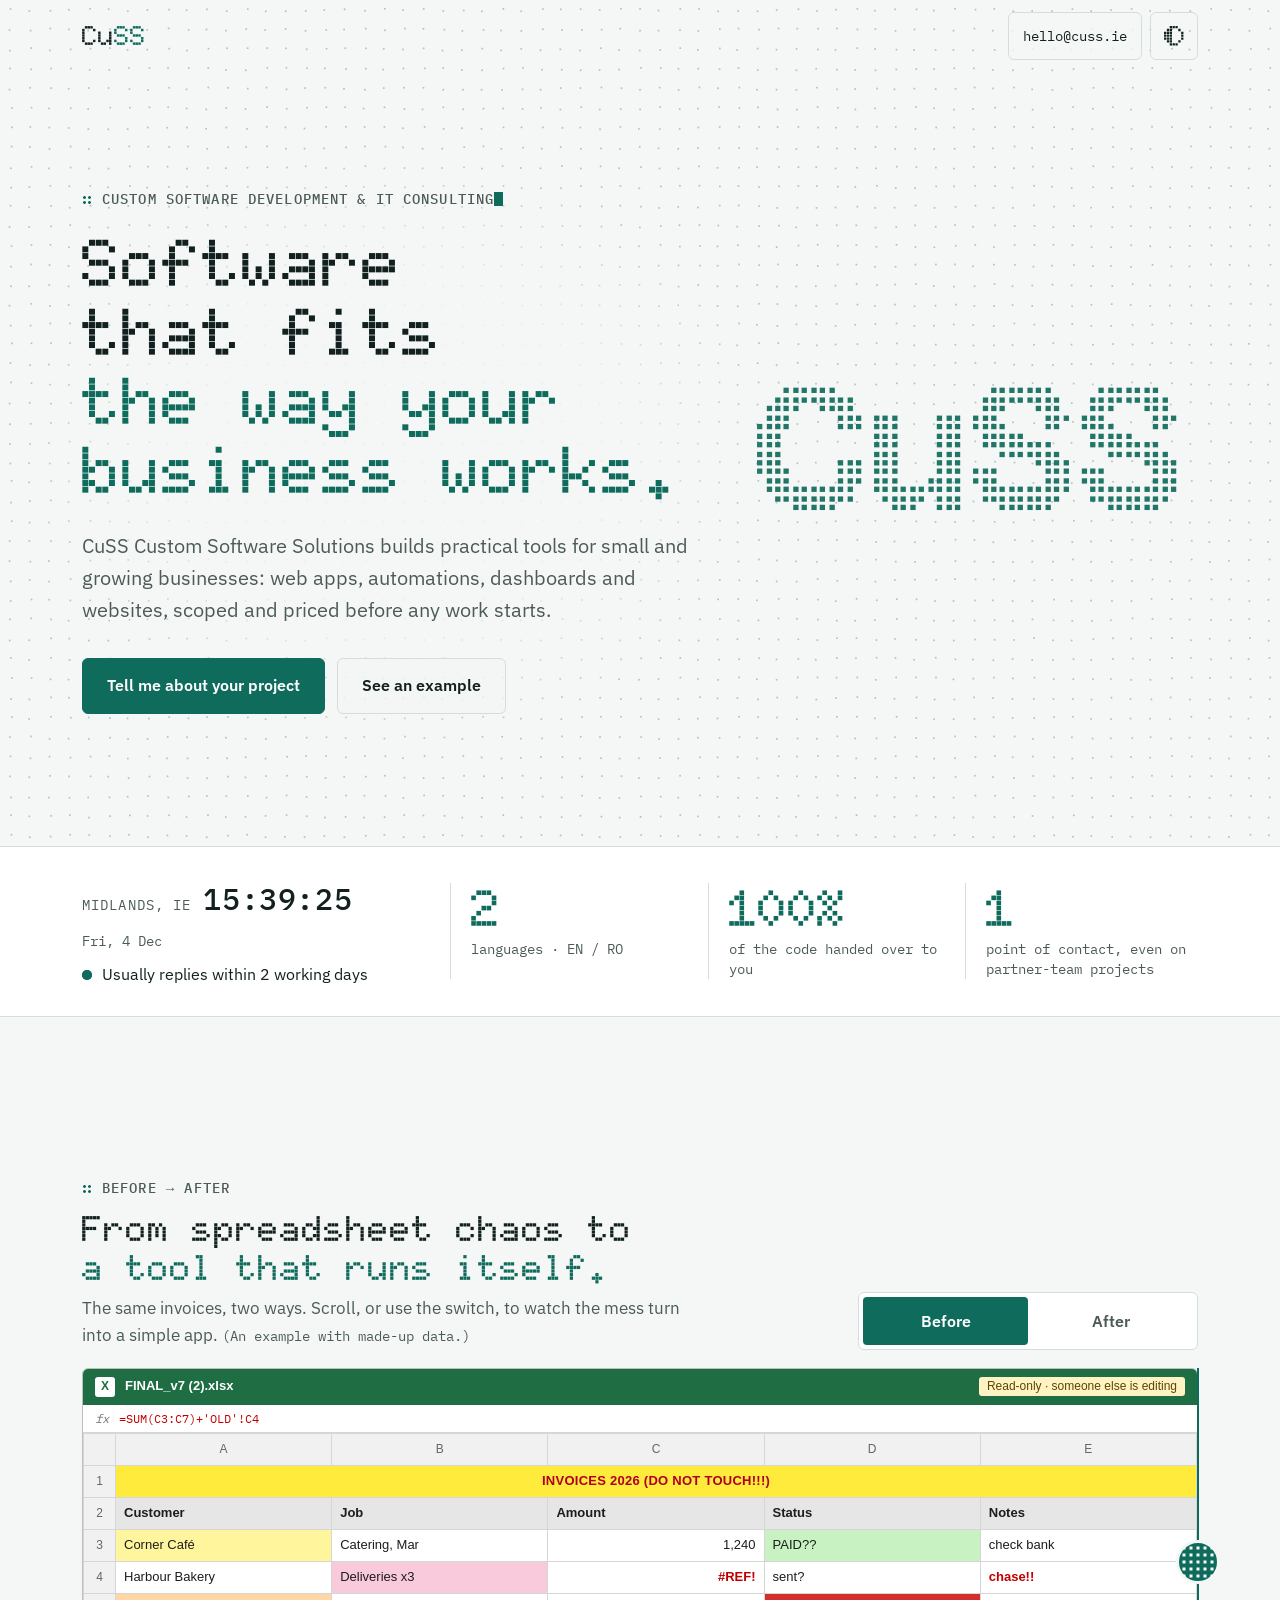
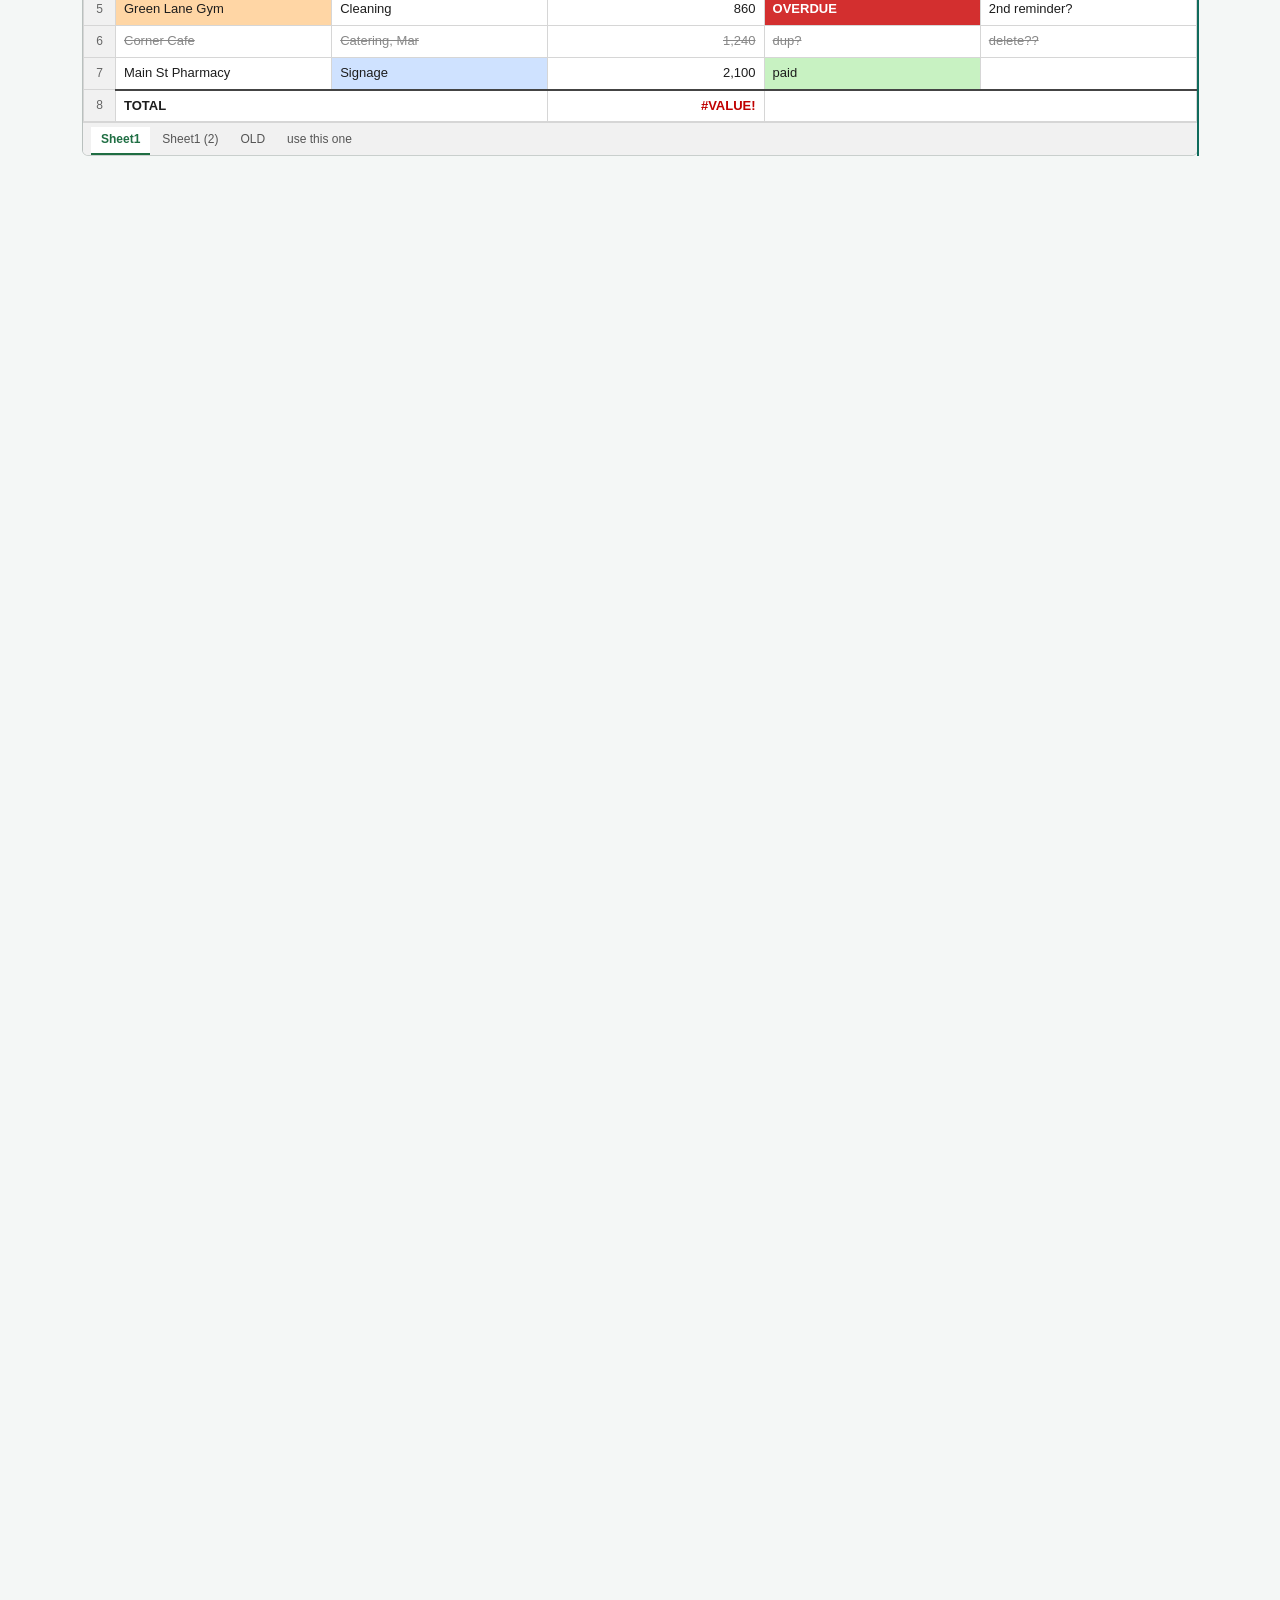
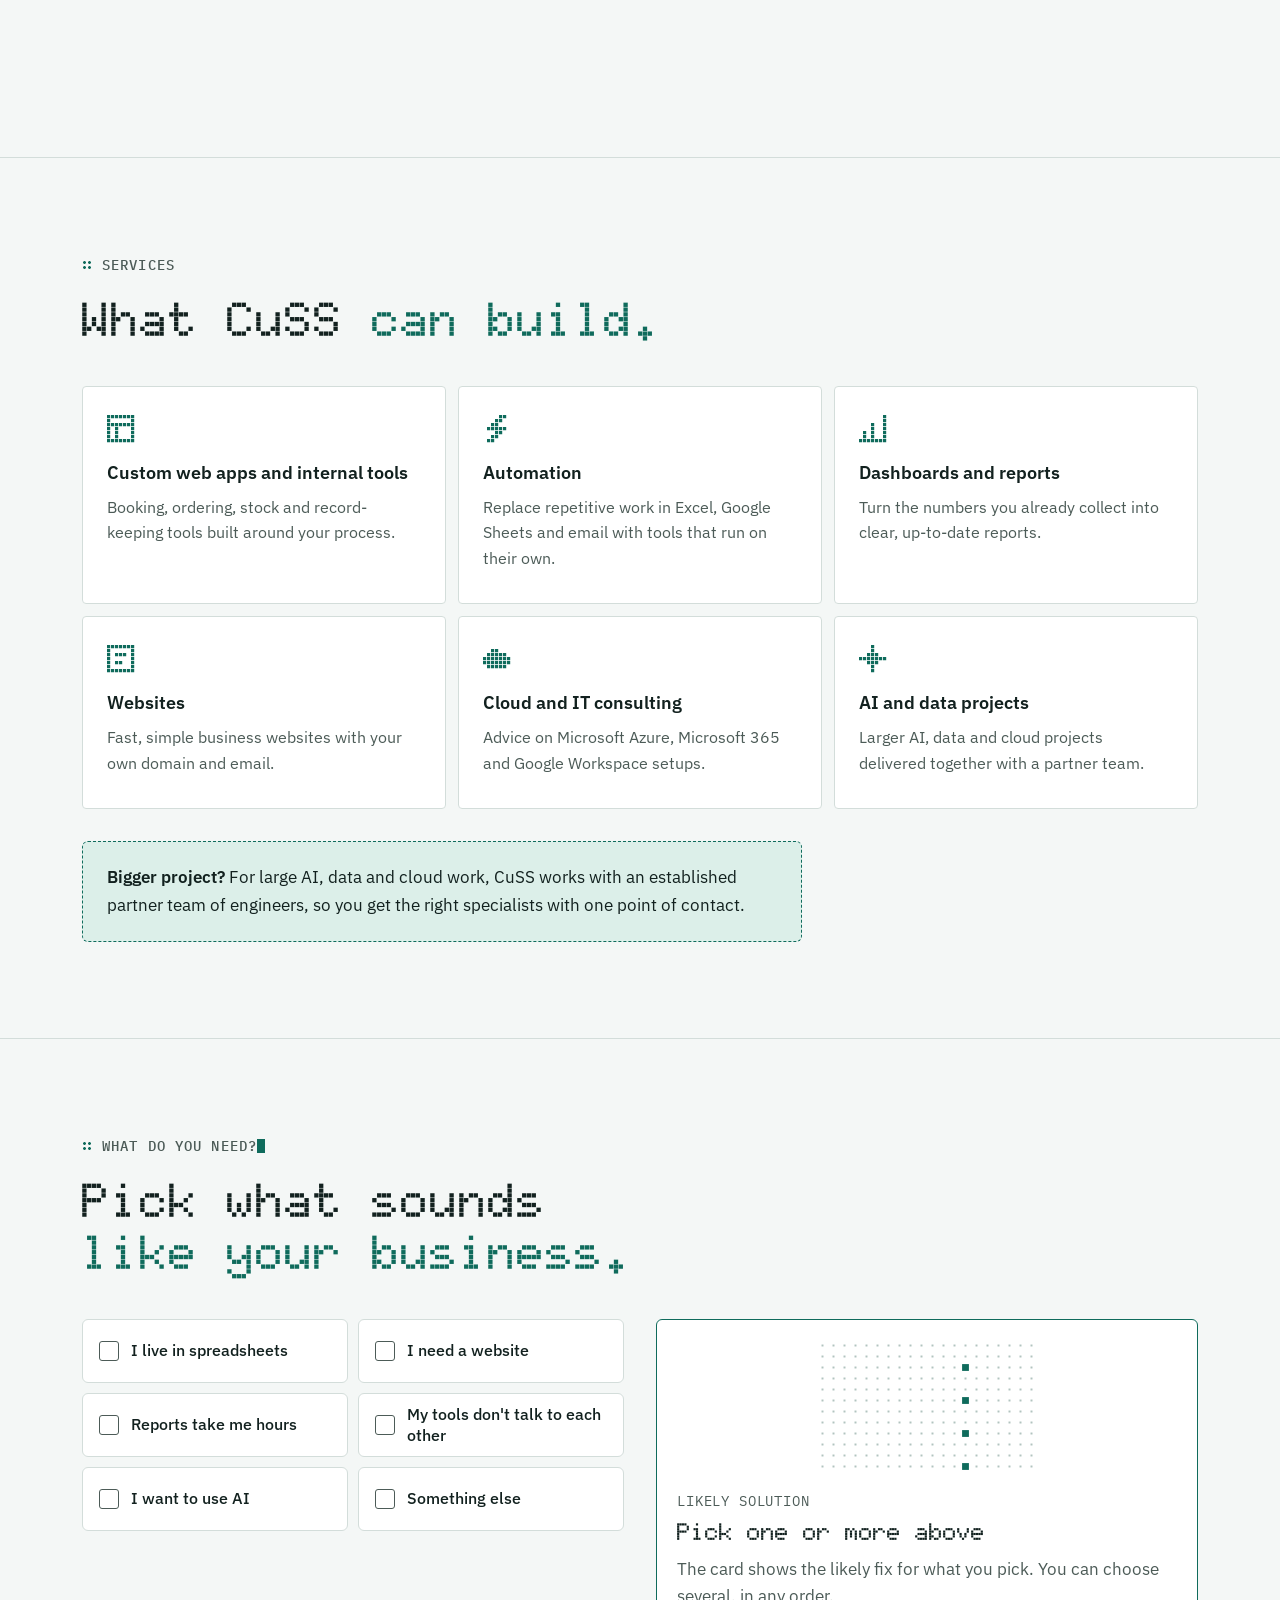
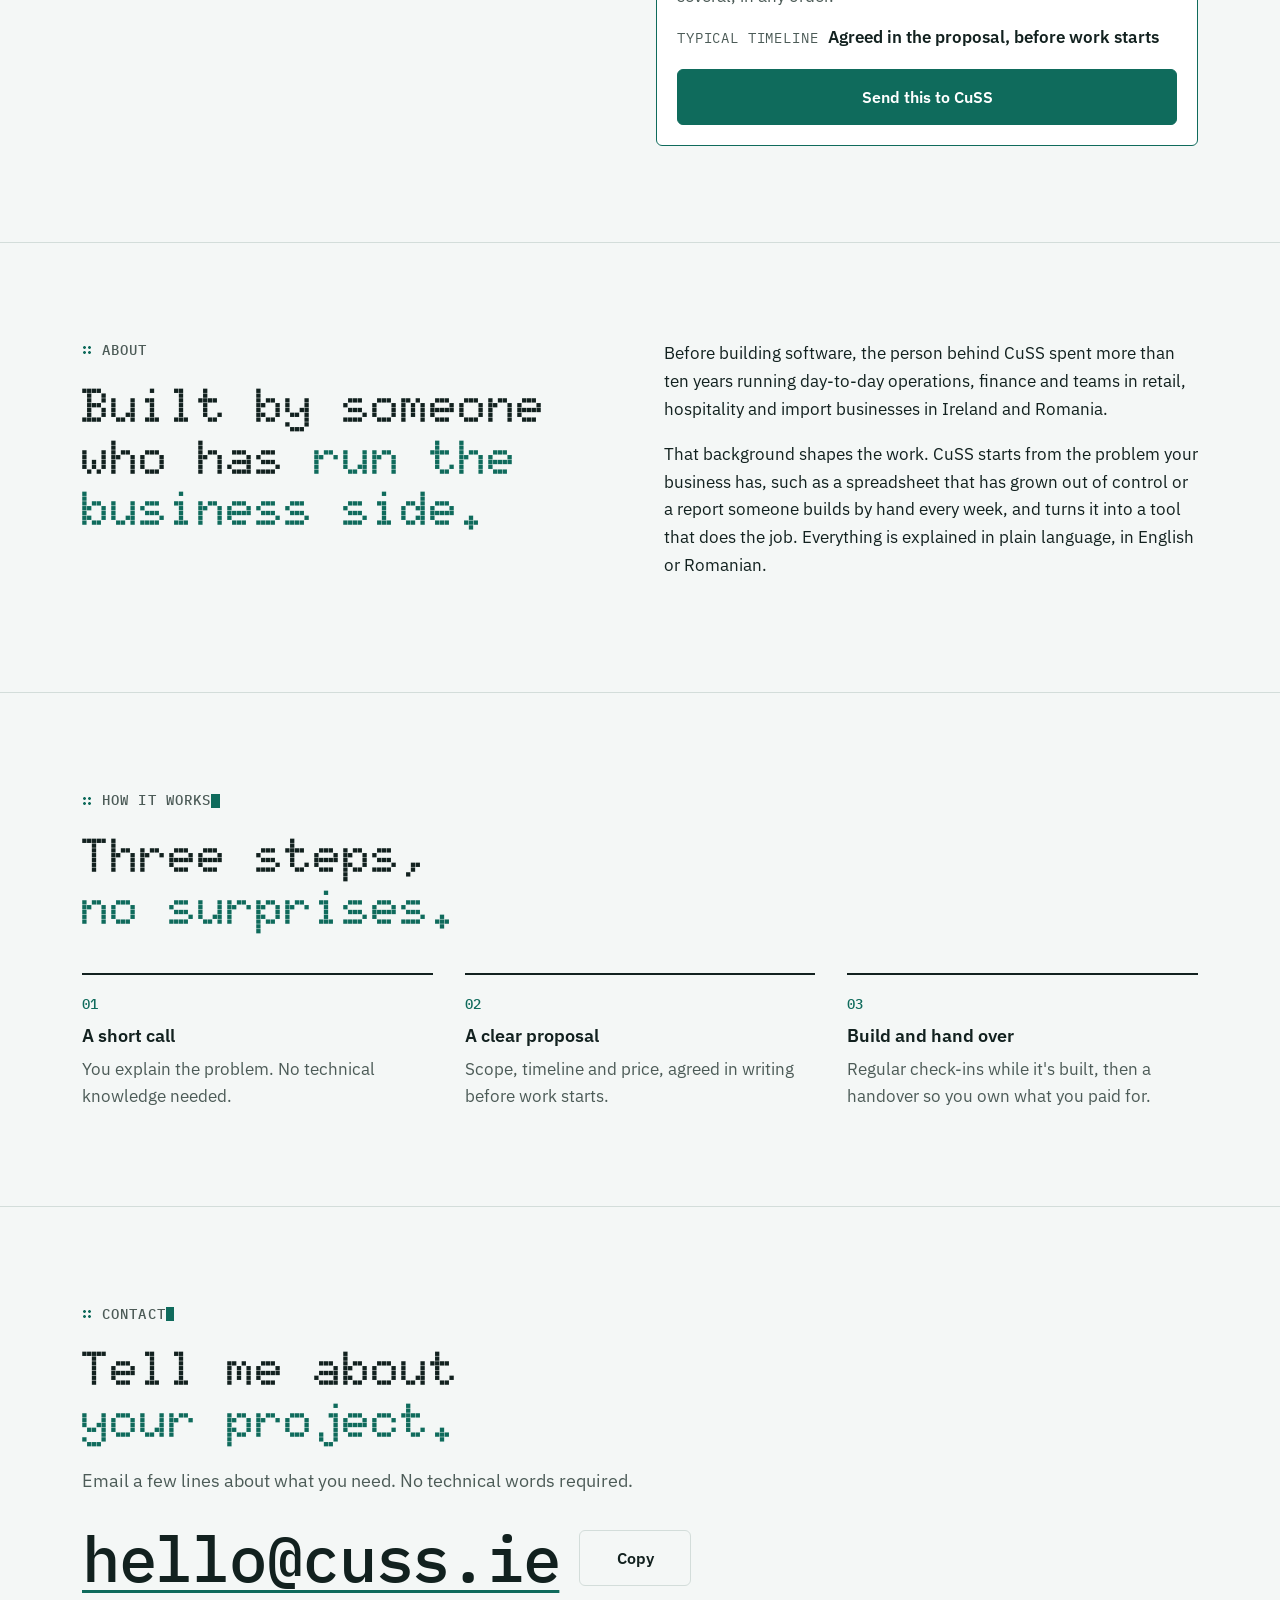
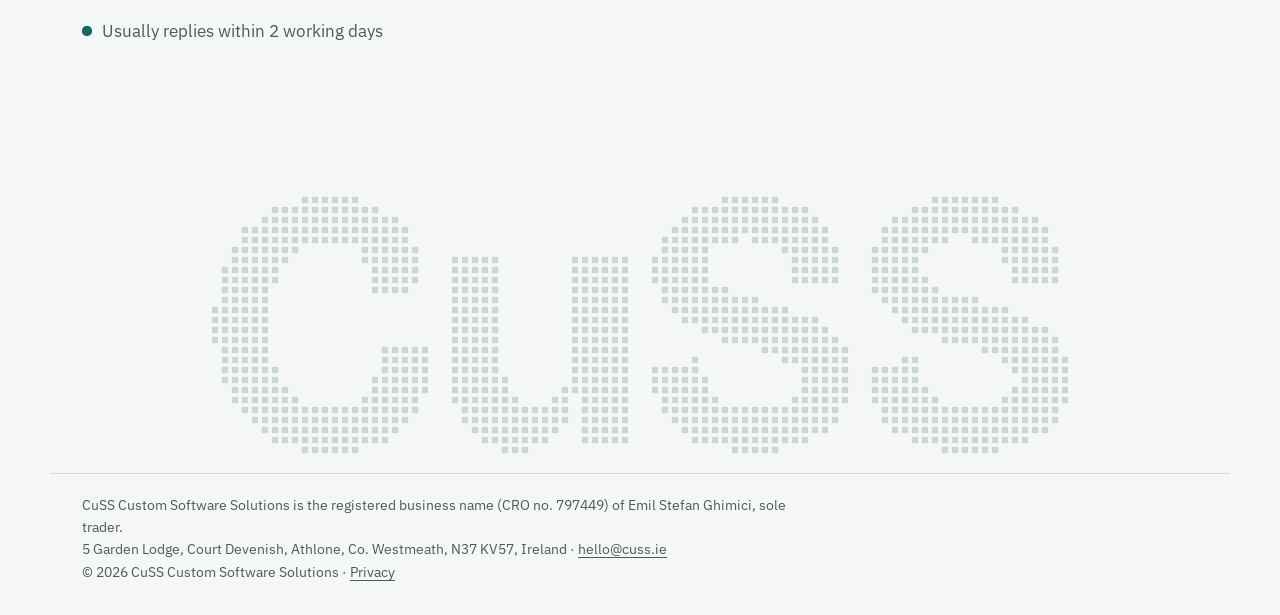
<file: index.html>
<!doctype html>
<html lang="en" class="no-js">
<head>
<meta charset="utf-8">
<meta name="viewport" content="width=device-width, initial-scale=1, viewport-fit=cover">
<title>CuSS Custom Software Solutions | Software development &amp; IT consulting, Athlone</title>
<meta name="description" content="Custom software and IT consulting for small businesses: web apps, automations, dashboards and websites, scoped and priced before any work starts.">
<meta name="color-scheme" content="light dark">
<meta name="theme-color" content="#f4f7f6" media="(prefers-color-scheme: light)">
<meta name="theme-color" content="#0b1312" media="(prefers-color-scheme: dark)">
<link rel="canonical" href="https://cuss.ie/">

<meta property="og:type" content="website">
<meta property="og:url" content="https://cuss.ie/">
<meta property="og:title" content="CuSS Custom Software Solutions">
<meta property="og:description" content="Software that fits the way your business works. Web apps, automations, dashboards and websites for small and growing businesses.">
<meta property="og:image" content="https://cuss.ie/assets/img/og.png">
<meta property="og:image:width" content="1200">
<meta property="og:image:height" content="630">
<meta property="og:image:alt" content="CuSS wordmark drawn in teal dots">
<meta name="twitter:card" content="summary_large_image">
<meta name="twitter:title" content="CuSS Custom Software Solutions">
<meta name="twitter:description" content="Software that fits the way your business works.">
<meta name="twitter:image" content="https://cuss.ie/assets/img/og.png">

<link rel="icon" href="assets/img/favicon.svg" type="image/svg+xml">
<link rel="icon" href="assets/img/favicon-32.png" sizes="32x32" type="image/png">
<link rel="apple-touch-icon" href="assets/img/apple-touch-icon.png">

<link rel="preload" href="assets/fonts/doto-latin.woff2" as="font" type="font/woff2" crossorigin>
<link rel="preload" href="assets/fonts/plex-sans-latin.woff2" as="font" type="font/woff2" crossorigin>
<link rel="stylesheet" href="assets/css/main.css">

<script>
  /* Runs before the page draws: marks that JavaScript works and applies a saved theme choice, so there is no flash. */
  (function (d) {
    d.className = d.className.replace('no-js', 'js');
    try { var t = localStorage.getItem('cuss-theme'); if (t === 'light' || t === 'dark') d.setAttribute('data-theme', t); } catch (e) {}
  })(document.documentElement);
</script>

<script type="application/ld+json">
{
  "@context": "https://schema.org",
  "@type": "ProfessionalService",
  "name": "CuSS Custom Software Solutions",
  "url": "https://cuss.ie/",
  "email": "hello@cuss.ie",
  "image": "https://cuss.ie/assets/img/og.png",
  "description": "Custom software development and IT consulting for small and growing businesses.",
  "address": {
    "@type": "PostalAddress",
    "addressLocality": "Athlone",
    "addressRegion": "Co. Westmeath",
    "addressCountry": "IE"
  },
  "knowsLanguage": ["en", "ro"]
}
</script>

<script src="assets/js/site.js" defer></script>
<script src="assets/js/theme.js" defer></script>
<script src="assets/js/dotfield.js" defer></script>
<script src="assets/js/livestrip.js" defer></script>
<script src="assets/js/beforeafter.js" defer></script>
<script src="assets/js/picker.js" defer></script>
<script src="assets/js/polish.js" defer></script>
<script src="assets/js/footerdots.js" defer></script>
</head>
<body>
<a class="skip" href="#main">Skip to content</a>

<header class="site-header">
  <div class="wrap header-row">
    <a class="brand" href="#top" aria-label="CuSS, back to top">Cu<span>SS</span></a>
    <div class="header-actions">
      <a class="header-mail" href="mailto:hello@cuss.ie">hello@cuss.ie</a>
      <button class="icon-btn theme-toggle" type="button" data-theme-toggle aria-label="Switch theme">
        <svg viewBox="0 0 7 7" width="20" height="20" aria-hidden="true" focusable="false"><path fill="currentColor" d="M2 0h.8v.8h-.8zM3 0h.8v.8h-.8zM4 0h.8v.8h-.8zM1 1h.8v.8h-.8zM2 1h.8v.8h-.8zM5 1h.8v.8h-.8zM0 2h.8v.8h-.8zM1 2h.8v.8h-.8zM2 2h.8v.8h-.8zM6 2h.8v.8h-.8zM0 3h.8v.8h-.8zM1 3h.8v.8h-.8zM2 3h.8v.8h-.8zM6 3h.8v.8h-.8zM0 4h.8v.8h-.8zM1 4h.8v.8h-.8zM2 4h.8v.8h-.8zM6 4h.8v.8h-.8zM1 5h.8v.8h-.8zM2 5h.8v.8h-.8zM5 5h.8v.8h-.8zM2 6h.8v.8h-.8zM3 6h.8v.8h-.8zM4 6h.8v.8h-.8z"/></svg>
      </button>
    </div>
  </div>
</header>

<main id="main">

  <!-- HERO · interaction A draws the dot field behind this section -->
  <section class="hero" id="top" data-dotfield aria-labelledby="hero-h">
    <canvas class="hero-canvas" aria-hidden="true"></canvas>
    <div class="wrap hero-inner">
      <div class="hero-copy">
        <p class="label">Custom software development &amp; IT consulting</p>
        <h1 id="hero-h">Software that fits <em>the way your business works.</em></h1>
        <p class="lede">CuSS Custom Software Solutions builds practical tools for small and growing businesses: web apps, automations, dashboards and websites, scoped and priced before any work starts.</p>
        <div class="hero-actions">
          <a class="btn btn-main" href="mailto:hello@cuss.ie?subject=Project%20enquiry">Tell me about your project</a>
          <a class="btn btn-ghost" href="#transform">See an example</a>
        </div>
      </div>
      <div class="hero-stage" aria-hidden="true"></div>
    </div>
  </section>

  <!-- LIVE STRIP · interaction D -->
  <section class="strip" data-livestrip aria-label="At a glance">
    <div class="wrap strip-inner">
      <div class="strip-now">
        <p class="strip-clock">
          <span class="strip-k">Midlands, IE</span>
          <time class="strip-time" data-clock>--:--:--</time>
          <span class="strip-date" data-date></span>
        </p>
        <p class="strip-status"><span class="pulse" aria-hidden="true"></span>Usually replies within 2 working days</p>
      </div>
      <ul class="strip-stats">
        <li><b class="stat-n" data-count="2">2</b><span class="stat-k">languages · EN / RO</span></li>
        <li><b class="stat-n" data-count="100" data-suffix="%">100%</b><span class="stat-k">of the code handed over to you</span></li>
        <li><b class="stat-n" data-count="1">1</b><span class="stat-k">point of contact, even on partner-team projects</span></li>
      </ul>
    </div>
  </section>

  <!-- BEFORE → AFTER · interaction B -->
  <section class="ba" id="transform" data-ba aria-labelledby="ba-h">
    <div class="ba-track">
      <div class="ba-sticky">
        <div class="wrap">
          <div class="ba-head">
            <p class="label">Before → After</p>
            <h2 id="ba-h">From spreadsheet chaos to <em>a tool that runs itself.</em></h2>
            <p class="ba-sub">The same invoices, two ways. Scroll, or use the switch, to watch the mess turn into a simple app. <span class="ba-note">(An example with made-up data.)</span></p>
          </div>

          <div class="seg ba-switch" role="group" aria-label="Show before or after">
            <button type="button" class="seg-btn" data-ba-show="before" aria-pressed="true">Before</button>
            <button type="button" class="seg-btn" data-ba-show="after" aria-pressed="false">After</button>
          </div>

          <div class="ba-stage">
            <!-- BEFORE: the messy spreadsheet -->
            <figure class="ba-pane ba-before">
              <figcaption class="ba-cap">Before: a shared spreadsheet</figcaption>
              <div class="xl">
                <div class="xl-title">
                  <span class="xl-logo" aria-hidden="true">X</span>
                  <span class="xl-file">FINAL_v7 (2).xlsx</span>
                  <span class="xl-ro">Read-only · someone else is editing</span>
                </div>
                <div class="xl-formula"><span class="xl-fx">fx</span><span class="xl-f">=SUM(C3:C7)+'OLD'!C4</span></div>
                <div class="xl-wrap">
                  <table class="xl-grid">
                    <thead><tr><th></th><th>A</th><th>B</th><th>C</th><th>D</th><th class="xl-e">E</th></tr></thead>
                    <tbody>
                      <tr><th>1</th><td colspan="5" class="xl-merged">INVOICES 2026 (DO NOT TOUCH!!!)</td></tr>
                      <tr class="xl-head"><th>2</th><td>Customer</td><td>Job</td><td>Amount</td><td>Status</td><td class="xl-e">Notes</td></tr>
                      <tr><th>3</th><td class="hl-y">Corner Café</td><td>Catering, Mar</td><td class="num" data-fly="amt1">1,240</td><td class="hl-g">PAID??</td><td class="xl-e">check bank</td></tr>
                      <tr><th>4</th><td data-fly="cust2">Harbour Bakery</td><td class="hl-p" data-fly="job2">Deliveries x3</td><td class="num xl-err" data-fly="amt2">#REF!</td><td>sent?</td><td class="xl-e xl-bold">chase!!</td></tr>
                      <tr><th>5</th><td class="hl-o">Green Lane Gym</td><td>Cleaning</td><td class="num" data-fly="amt3">860</td><td class="xl-red" data-fly="over">OVERDUE</td><td class="xl-e">2nd reminder?</td></tr>
                      <tr class="xl-strike"><th>6</th><td>Corner Cafe</td><td>Catering, Mar</td><td class="num">1,240</td><td>dup?</td><td class="xl-e">delete??</td></tr>
                      <tr><th>7</th><td>Main St Pharmacy</td><td class="hl-b">Signage</td><td class="num" data-fly="amt4">2,100</td><td class="hl-g">paid</td><td class="xl-e"></td></tr>
                      <tr class="xl-total"><th>8</th><td colspan="2">TOTAL</td><td class="num xl-err" data-fly="total">#VALUE!</td><td colspan="2" class="xl-e-span"></td></tr>
                    </tbody>
                  </table>
                </div>
                <div class="xl-tabs" aria-hidden="true"><span class="on">Sheet1</span><span>Sheet1 (2)</span><span>OLD</span><span>use this one</span></div>
              </div>
            </figure>

            <!-- AFTER: the same data as a small app -->
            <figure class="ba-pane ba-after">
              <figcaption class="ba-cap">After: a simple invoice tool</figcaption>
              <div class="app">
                <div class="app-bar">
                  <span class="app-name">Invoices</span>
                  <span class="pill pill-warn" data-fly-to="over">1 overdue</span>
                </div>
                <div class="app-body">
                  <div class="app-form">
                    <p class="app-h">New invoice <span class="pill" data-demo-status>Draft</span></p>
                    <div class="app-field"><span class="app-lab">Customer</span><span class="app-input" data-fly-to="cust2">Harbour Bakery</span></div>
                    <div class="app-field"><span class="app-lab">Job</span><span class="app-input" data-fly-to="job2">Deliveries ×3</span></div>
                    <div class="app-row">
                      <div class="app-field"><span class="app-lab">Amount</span><span class="app-input" data-fly-to="amt2">€1,560</span></div>
                      <div class="app-field"><span class="app-lab">Due</span><span class="app-input">3 Apr</span></div>
                    </div>
                    <button type="button" class="btn btn-main app-send" data-demo-send>Send invoice</button>
                  </div>
                  <div class="app-stats">
                    <p class="app-h">This year</p>
                    <p class="kpi"><span class="kpi-k">Invoiced</span><b class="kpi-n" data-fly-to="total">€5,760</b></p>
                    <p class="kpi-row">
                      <span><span class="kpi-k">Paid</span> <b data-count="3340" data-prefix="€">€3,340</b></span>
                      <span><span class="kpi-k">To collect</span> <b data-count="2420" data-prefix="€">€2,420</b></span>
                    </p>
                    <ul class="bars" aria-label="Invoiced per customer">
                      <li style="--h:59%"><b data-fly-to="amt1">1,240</b><i></i><span>Café</span></li>
                      <li style="--h:74%" class="is-draft"><b>1,560</b><i></i><span>Bakery</span></li>
                      <li style="--h:41%" class="is-over"><b data-fly-to="amt3">860</b><i></i><span>Gym</span></li>
                      <li style="--h:100%"><b data-fly-to="amt4">2,100</b><i></i><span>Pharmacy</span></li>
                    </ul>
                  </div>
                </div>
              </div>
            </figure>

            <div class="ba-fly-layer" aria-hidden="true"></div>
            <div class="ba-divider" role="slider" tabindex="0" aria-label="Before and after divider" aria-valuemin="0" aria-valuemax="100" aria-valuenow="100" aria-valuetext="Showing the spreadsheet">
              <span class="ba-grip" aria-hidden="true"></span>
            </div>
          </div>
        </div>
      </div>
    </div>
  </section>

  <!-- SERVICES -->
  <section class="section" id="services" aria-labelledby="services-h">
    <div class="wrap">
      <p class="label">Services</p>
      <h2 id="services-h">What CuSS <em>can build.</em></h2>
      <ul class="services">
        <li class="service">
          <svg class="pix" viewBox="0 0 7 7" aria-hidden="true" focusable="false"><path d="M0 0h.8v.8h-.8zM1 0h.8v.8h-.8zM2 0h.8v.8h-.8zM3 0h.8v.8h-.8zM4 0h.8v.8h-.8zM5 0h.8v.8h-.8zM6 0h.8v.8h-.8zM0 1h.8v.8h-.8zM6 1h.8v.8h-.8zM0 2h.8v.8h-.8zM1 2h.8v.8h-.8zM2 2h.8v.8h-.8zM3 2h.8v.8h-.8zM4 2h.8v.8h-.8zM5 2h.8v.8h-.8zM6 2h.8v.8h-.8zM0 3h.8v.8h-.8zM2 3h.8v.8h-.8zM6 3h.8v.8h-.8zM0 4h.8v.8h-.8zM2 4h.8v.8h-.8zM6 4h.8v.8h-.8zM0 5h.8v.8h-.8zM2 5h.8v.8h-.8zM6 5h.8v.8h-.8zM0 6h.8v.8h-.8zM1 6h.8v.8h-.8zM2 6h.8v.8h-.8zM3 6h.8v.8h-.8zM4 6h.8v.8h-.8zM5 6h.8v.8h-.8zM6 6h.8v.8h-.8z"/></svg>
          <h3>Custom web apps and internal tools</h3>
          <p>Booking, ordering, stock and record-keeping tools built around your process.</p>
        </li>
        <li class="service">
          <svg class="pix" viewBox="0 0 7 7" aria-hidden="true" focusable="false"><path d="M4 0h.8v.8h-.8zM5 0h.8v.8h-.8zM3 1h.8v.8h-.8zM4 1h.8v.8h-.8zM2 2h.8v.8h-.8zM3 2h.8v.8h-.8zM1 3h.8v.8h-.8zM2 3h.8v.8h-.8zM3 3h.8v.8h-.8zM4 3h.8v.8h-.8zM5 3h.8v.8h-.8zM3 4h.8v.8h-.8zM4 4h.8v.8h-.8zM2 5h.8v.8h-.8zM3 5h.8v.8h-.8zM1 6h.8v.8h-.8zM2 6h.8v.8h-.8z"/></svg>
          <h3>Automation</h3>
          <p>Replace repetitive work in Excel, Google Sheets and email with tools that run on their own.</p>
        </li>
        <li class="service">
          <svg class="pix" viewBox="0 0 7 7" aria-hidden="true" focusable="false"><path d="M6 0h.8v.8h-.8zM6 1h.8v.8h-.8zM3 2h.8v.8h-.8zM6 2h.8v.8h-.8zM3 3h.8v.8h-.8zM6 3h.8v.8h-.8zM1 4h.8v.8h-.8zM3 4h.8v.8h-.8zM6 4h.8v.8h-.8zM1 5h.8v.8h-.8zM3 5h.8v.8h-.8zM6 5h.8v.8h-.8zM0 6h.8v.8h-.8zM1 6h.8v.8h-.8zM2 6h.8v.8h-.8zM3 6h.8v.8h-.8zM4 6h.8v.8h-.8zM5 6h.8v.8h-.8zM6 6h.8v.8h-.8z"/></svg>
          <h3>Dashboards and reports</h3>
          <p>Turn the numbers you already collect into clear, up-to-date reports.</p>
        </li>
        <li class="service">
          <svg class="pix" viewBox="0 0 7 7" aria-hidden="true" focusable="false"><path d="M0 0h.8v.8h-.8zM1 0h.8v.8h-.8zM2 0h.8v.8h-.8zM3 0h.8v.8h-.8zM4 0h.8v.8h-.8zM5 0h.8v.8h-.8zM6 0h.8v.8h-.8zM0 1h.8v.8h-.8zM6 1h.8v.8h-.8zM0 2h.8v.8h-.8zM2 2h.8v.8h-.8zM3 2h.8v.8h-.8zM4 2h.8v.8h-.8zM6 2h.8v.8h-.8zM0 3h.8v.8h-.8zM6 3h.8v.8h-.8zM0 4h.8v.8h-.8zM2 4h.8v.8h-.8zM3 4h.8v.8h-.8zM6 4h.8v.8h-.8zM0 5h.8v.8h-.8zM6 5h.8v.8h-.8zM0 6h.8v.8h-.8zM1 6h.8v.8h-.8zM2 6h.8v.8h-.8zM3 6h.8v.8h-.8zM4 6h.8v.8h-.8zM5 6h.8v.8h-.8zM6 6h.8v.8h-.8z"/></svg>
          <h3>Websites</h3>
          <p>Fast, simple business websites with your own domain and email.</p>
        </li>
        <li class="service">
          <svg class="pix" viewBox="0 0 7 7" aria-hidden="true" focusable="false"><path d="M2 1h.8v.8h-.8zM3 1h.8v.8h-.8zM1 2h.8v.8h-.8zM2 2h.8v.8h-.8zM3 2h.8v.8h-.8zM4 2h.8v.8h-.8zM5 2h.8v.8h-.8zM0 3h.8v.8h-.8zM1 3h.8v.8h-.8zM2 3h.8v.8h-.8zM3 3h.8v.8h-.8zM4 3h.8v.8h-.8zM5 3h.8v.8h-.8zM6 3h.8v.8h-.8zM0 4h.8v.8h-.8zM1 4h.8v.8h-.8zM2 4h.8v.8h-.8zM3 4h.8v.8h-.8zM4 4h.8v.8h-.8zM5 4h.8v.8h-.8zM6 4h.8v.8h-.8zM1 5h.8v.8h-.8zM2 5h.8v.8h-.8zM3 5h.8v.8h-.8zM4 5h.8v.8h-.8zM5 5h.8v.8h-.8z"/></svg>
          <h3>Cloud and IT consulting</h3>
          <p>Advice on Microsoft Azure, Microsoft 365 and Google Workspace setups.</p>
        </li>
        <li class="service">
          <svg class="pix" viewBox="0 0 7 7" aria-hidden="true" focusable="false"><path d="M3 0h.8v.8h-.8zM3 1h.8v.8h-.8zM2 2h.8v.8h-.8zM3 2h.8v.8h-.8zM4 2h.8v.8h-.8zM0 3h.8v.8h-.8zM1 3h.8v.8h-.8zM2 3h.8v.8h-.8zM3 3h.8v.8h-.8zM4 3h.8v.8h-.8zM5 3h.8v.8h-.8zM6 3h.8v.8h-.8zM2 4h.8v.8h-.8zM3 4h.8v.8h-.8zM4 4h.8v.8h-.8zM3 5h.8v.8h-.8zM3 6h.8v.8h-.8z"/></svg>
          <h3>AI and data projects</h3>
          <p>Larger AI, data and cloud projects delivered together with a partner team.</p>
        </li>
      </ul>
      <div class="partner">
        <p><strong>Bigger project?</strong> For large AI, data and cloud work, CuSS works with an established partner team of engineers, so you get the right specialists with one point of contact.</p>
      </div>
    </div>
  </section>

  <!-- WHAT DO YOU NEED? · interaction C -->
  <section class="section picker" id="picker" data-picker aria-labelledby="picker-h">
    <div class="wrap">
      <p class="label">What do you need?</p>
      <h2 id="picker-h">Pick what sounds <em>like your business.</em></h2>
      <div class="pick-layout">
        <div class="chips" role="group" aria-label="What sounds like your business? Pick one or more">
          <button type="button" class="chip" aria-pressed="false" data-need="sheets"><span class="chip-box" aria-hidden="true"></span>I live in spreadsheets</button>
          <button type="button" class="chip" aria-pressed="false" data-need="website"><span class="chip-box" aria-hidden="true"></span>I need a website</button>
          <button type="button" class="chip" aria-pressed="false" data-need="reports"><span class="chip-box" aria-hidden="true"></span>Reports take me hours</button>
          <button type="button" class="chip" aria-pressed="false" data-need="tools"><span class="chip-box" aria-hidden="true"></span>My tools don't talk to each other</button>
          <button type="button" class="chip" aria-pressed="false" data-need="ai"><span class="chip-box" aria-hidden="true"></span>I want to use AI</button>
          <button type="button" class="chip" aria-pressed="false" data-need="else"><span class="chip-box" aria-hidden="true"></span>Something else</button>
        </div>
        <div class="pick-card">
          <canvas class="pick-mock" aria-hidden="true"></canvas>
          <div class="pick-body" aria-live="polite">
            <p class="pick-k">Likely solution</p>
            <h3 class="pick-title" data-pick-title>Not sure what you need?</h3>
            <ul class="pick-list" data-pick-list>
              <li>Email a few lines about what's slowing your business down. You'll get an answer in plain language.</li>
            </ul>
            <p class="pick-time"><span class="pick-k">Typical timeline</span> <span data-pick-time>Agreed in the proposal, before work starts</span></p>
          </div>
          <a class="btn btn-main pick-send" href="mailto:hello@cuss.ie?subject=Project%20enquiry" data-pick-send>Send this to CuSS</a>
        </div>
      </div>
    </div>
  </section>

  <!-- ABOUT -->
  <section class="section" id="about" aria-labelledby="about-h">
    <div class="wrap split">
      <div>
        <p class="label">About</p>
        <h2 id="about-h">Built by someone who has <em>run the business side.</em></h2>
      </div>
      <div class="prose">
        <p>Before building software, the person behind CuSS spent more than ten years running day-to-day operations, finance and teams in retail, hospitality and import businesses in Ireland and Romania.</p>
        <p>That background shapes the work. CuSS starts from the problem your business has, such as a spreadsheet that has grown out of control or a report someone builds by hand every week, and turns it into a tool that does the job. Everything is explained in plain language, in English or Romanian.</p>
      </div>
    </div>
  </section>

  <!-- HOW IT WORKS -->
  <section class="section" id="how" aria-labelledby="how-h">
    <div class="wrap">
      <p class="label">How it works</p>
      <h2 id="how-h">Three steps, <em>no surprises.</em></h2>
      <ol class="steps">
        <li><h3>A short call</h3><p>You explain the problem. No technical knowledge needed.</p></li>
        <li><h3>A clear proposal</h3><p>Scope, timeline and price, agreed in writing before work starts.</p></li>
        <li><h3>Build and hand over</h3><p>Regular check-ins while it's built, then a handover so you own what you paid for.</p></li>
      </ol>
    </div>
  </section>

  <!-- CONTACT -->
  <section class="section contact" id="contact" aria-labelledby="contact-h">
    <div class="wrap">
      <p class="label">Contact</p>
      <h2 id="contact-h">Tell me about <em>your project.</em></h2>
      <p class="contact-lede">Email a few lines about what you need. No technical words required.</p>
      <div class="mail-row">
        <a class="mail-big" href="mailto:hello@cuss.ie?subject=Project%20enquiry" data-email>hello@cuss.ie</a>
        <button class="btn btn-ghost copy-btn" type="button" data-copy="hello@cuss.ie">Copy</button>
      </div>
      <p class="contact-note"><span class="pulse" aria-hidden="true"></span>Usually replies within 2 working days</p>
    </div>
  </section>

</main>

<footer class="site-footer">
  <div class="wordmark" aria-hidden="true" data-footerdots><span class="wordmark-text">CuSS</span><canvas class="wordmark-canvas"></canvas></div>
  <div class="wrap legal">
    <p>CuSS Custom Software Solutions is the registered business name (CRO no. 797449) of Emil Stefan Ghimici, sole trader.</p>
    <p>5 Garden Lodge, Court Devenish, Athlone, Co. Westmeath, N37 KV57, Ireland · <a href="mailto:hello@cuss.ie">hello@cuss.ie</a></p>
    <p>© <span data-year>2026</span> CuSS Custom Software Solutions · <a href="privacy.html">Privacy</a></p>
  </div>
</footer>

<div class="toast" role="status" aria-live="polite" data-toast></div>
</body>
</html>
</file>
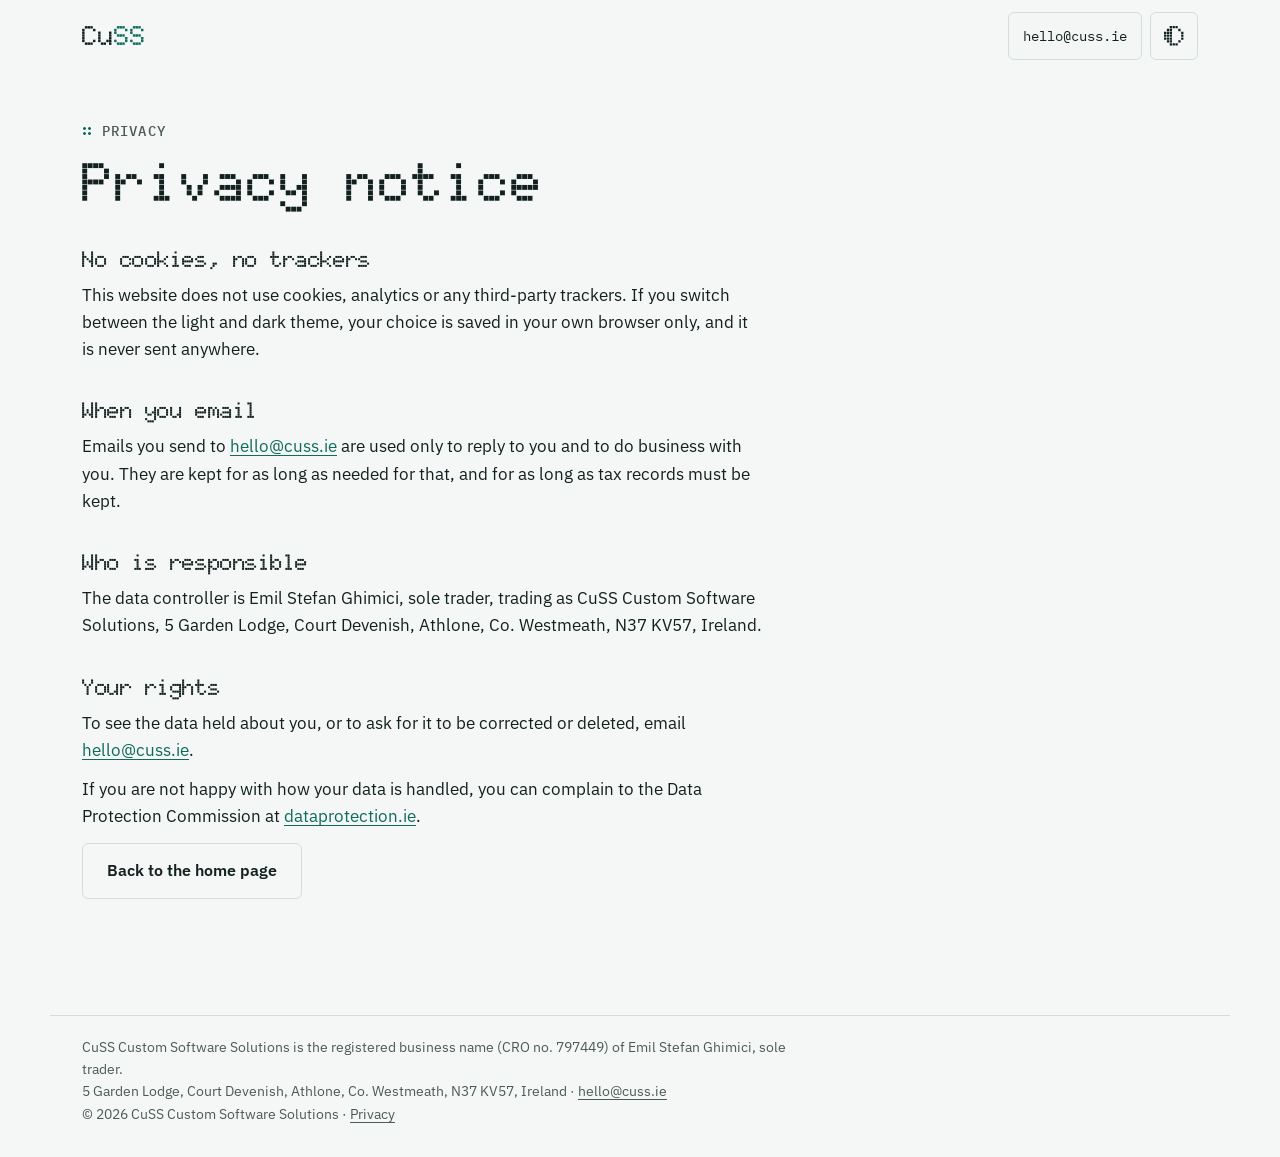
<file: privacy.html>
<!doctype html>
<html lang="en" class="no-js">
<head>
<meta charset="utf-8">
<meta name="viewport" content="width=device-width, initial-scale=1, viewport-fit=cover">
<title>Privacy | CuSS Custom Software Solutions</title>
<meta name="description" content="How CuSS Custom Software Solutions handles your data: no cookies, no trackers, and emails used only to reply and do business.">
<meta name="color-scheme" content="light dark">
<link rel="canonical" href="https://cuss.ie/privacy.html">
<link rel="icon" href="assets/img/favicon.svg" type="image/svg+xml">
<link rel="icon" href="assets/img/favicon-32.png" sizes="32x32" type="image/png">
<link rel="apple-touch-icon" href="assets/img/apple-touch-icon.png">
<link rel="stylesheet" href="assets/css/main.css">
<script>
  (function (d) {
    d.className = d.className.replace('no-js', 'js');
    try { var t = localStorage.getItem('cuss-theme'); if (t === 'light' || t === 'dark') d.setAttribute('data-theme', t); } catch (e) {}
  })(document.documentElement);
</script>
<script src="assets/js/site.js" defer></script>
<script src="assets/js/theme.js" defer></script>
</head>
<body>
<a class="skip" href="#main">Skip to content</a>
<header class="site-header">
  <div class="wrap header-row">
    <a class="brand" href="./" aria-label="CuSS home">Cu<span>SS</span></a>
    <div class="header-actions">
      <a class="header-mail" href="mailto:hello@cuss.ie">hello@cuss.ie</a>
      <button class="icon-btn theme-toggle" type="button" data-theme-toggle aria-label="Switch theme">
        <svg viewBox="0 0 7 7" width="20" height="20" aria-hidden="true" focusable="false"><path fill="currentColor" d="M2 0h.8v.8h-.8zM3 0h.8v.8h-.8zM4 0h.8v.8h-.8zM1 1h.8v.8h-.8zM2 1h.8v.8h-.8zM5 1h.8v.8h-.8zM0 2h.8v.8h-.8zM1 2h.8v.8h-.8zM2 2h.8v.8h-.8zM6 2h.8v.8h-.8zM0 3h.8v.8h-.8zM1 3h.8v.8h-.8zM2 3h.8v.8h-.8zM6 3h.8v.8h-.8zM0 4h.8v.8h-.8zM1 4h.8v.8h-.8zM2 4h.8v.8h-.8zM6 4h.8v.8h-.8zM1 5h.8v.8h-.8zM2 5h.8v.8h-.8zM5 5h.8v.8h-.8zM2 6h.8v.8h-.8zM3 6h.8v.8h-.8zM4 6h.8v.8h-.8z"/></svg>
      </button>
    </div>
  </div>
</header>

<main id="main" class="page-main">
  <div class="wrap">
    <p class="label">Privacy</p>
    <h1>Privacy notice</h1>

    <h2>No cookies, no trackers</h2>
    <p>This website does not use cookies, analytics or any third-party trackers. If you switch between the light and dark theme, your choice is saved in your own browser only, and it is never sent anywhere.</p>

    <h2>When you email</h2>
    <p>Emails you send to <a href="mailto:hello@cuss.ie">hello@cuss.ie</a> are used only to reply to you and to do business with you. They are kept for as long as needed for that, and for as long as tax records must be kept.</p>

    <h2>Who is responsible</h2>
    <p>The data controller is Emil Stefan Ghimici, sole trader, trading as CuSS Custom Software Solutions, 5 Garden Lodge, Court Devenish, Athlone, Co. Westmeath, N37 KV57, Ireland.</p>

    <h2>Your rights</h2>
    <p>To see the data held about you, or to ask for it to be corrected or deleted, email <a href="mailto:hello@cuss.ie">hello@cuss.ie</a>.</p>
    <p>If you are not happy with how your data is handled, you can complain to the Data Protection Commission at <a href="https://www.dataprotection.ie" rel="noopener">dataprotection.ie</a>.</p>

    <p><a class="btn btn-ghost" href="./">Back to the home page</a></p>
  </div>
</main>

<footer class="site-footer">
  <div class="wrap legal">
    <p>CuSS Custom Software Solutions is the registered business name (CRO no. 797449) of Emil Stefan Ghimici, sole trader.</p>
    <p>5 Garden Lodge, Court Devenish, Athlone, Co. Westmeath, N37 KV57, Ireland · <a href="mailto:hello@cuss.ie">hello@cuss.ie</a></p>
    <p>© <span data-year>2026</span> CuSS Custom Software Solutions · <a href="privacy.html" aria-current="page">Privacy</a></p>
  </div>
</footer>
<div class="toast" role="status" aria-live="polite" data-toast></div>
</body>
</html>
</file>
<file: assets/css/main.css>
/* =========================================================
   CuSS · main stylesheet
   1. Fonts   2. Design tokens (colours, type, spacing)   3. Base
   4. Header  5. Hero (A)  6. Live strip (D)  7. Before→After (B)
   8. Sections  9. Footer  10. Toast  11. Reduced motion
   ========================================================= */

/* ---------- 1. Fonts (stored on this site, SIL Open Font License) ---------- */
/* Doto: the dot-matrix display font for headings, the logo and big numbers */
@font-face { font-family: "Doto"; font-style: normal; font-weight: 600 900; font-display: swap;
  src: url(../fonts/doto-latin.woff2) format("woff2");
  unicode-range: U+0000-00FF, U+0131, U+0152-0153, U+02BB-02BC, U+02C6, U+02DA, U+02DC, U+0304, U+0308, U+0329, U+2000-206F, U+20AC, U+2122, U+2191, U+2193, U+2212, U+2215, U+FEFF, U+FFFD; }
@font-face { font-family: "Doto"; font-style: normal; font-weight: 600 900; font-display: swap;
  src: url(../fonts/doto-latin-ext.woff2) format("woff2");
  unicode-range: U+0100-02BA, U+02BD-02C5, U+02C7-02CC, U+02CE-02D7, U+02DD-02FF, U+0304, U+0308, U+0329, U+1D00-1DBF, U+1E00-1E9F, U+1EF2-1EFF, U+2020, U+20A0-20AB, U+20AD-20C4, U+2113, U+2C60-2C7F, U+A720-A7FF; }
/* Bricolage Grotesque: only used to draw the letter shapes for the hero dots */
@font-face { font-family: "Bricolage Grotesque"; font-style: normal; font-weight: 500 700; font-display: swap;
  src: url(../fonts/bricolage-latin.woff2) format("woff2");
  unicode-range: U+0000-00FF, U+0131, U+0152-0153, U+02BB-02BC, U+02C6, U+02DA, U+02DC, U+0304, U+0308, U+0329, U+2000-206F, U+20AC, U+2122, U+2191, U+2193, U+2212, U+2215, U+FEFF, U+FFFD; }
@font-face { font-family: "Bricolage Grotesque"; font-style: normal; font-weight: 500 700; font-display: swap;
  src: url(../fonts/bricolage-latin-ext.woff2) format("woff2");
  unicode-range: U+0100-02BA, U+02BD-02C5, U+02C7-02CC, U+02CE-02D7, U+02DD-02FF, U+0304, U+0308, U+0329, U+1D00-1DBF, U+1E00-1E9F, U+1EF2-1EFF, U+2020, U+20A0-20AB, U+20AD-20C4, U+2113, U+2C60-2C7F, U+A720-A7FF; }
@font-face { font-family: "IBM Plex Sans"; font-style: normal; font-weight: 400 600; font-display: swap;
  src: url(../fonts/plex-sans-latin.woff2) format("woff2");
  unicode-range: U+0000-00FF, U+0131, U+0152-0153, U+02BB-02BC, U+02C6, U+02DA, U+02DC, U+0304, U+0308, U+0329, U+2000-206F, U+20AC, U+2122, U+2191, U+2193, U+2212, U+2215, U+FEFF, U+FFFD; }
@font-face { font-family: "IBM Plex Sans"; font-style: normal; font-weight: 400 600; font-display: swap;
  src: url(../fonts/plex-sans-latin-ext.woff2) format("woff2");
  unicode-range: U+0100-02BA, U+02BD-02C5, U+02C7-02CC, U+02CE-02D7, U+02DD-02FF, U+0304, U+0308, U+0329, U+1D00-1DBF, U+1E00-1E9F, U+1EF2-1EFF, U+2020, U+20A0-20AB, U+20AD-20C4, U+2113, U+2C60-2C7F, U+A720-A7FF; }
@font-face { font-family: "IBM Plex Mono"; font-style: normal; font-weight: 400; font-display: swap;
  src: url(../fonts/plex-mono-400-latin.woff2) format("woff2");
  unicode-range: U+0000-00FF, U+0131, U+0152-0153, U+02BB-02BC, U+02C6, U+02DA, U+02DC, U+0304, U+0308, U+0329, U+2000-206F, U+20AC, U+2122, U+2191, U+2193, U+2212, U+2215, U+FEFF, U+FFFD; }
@font-face { font-family: "IBM Plex Mono"; font-style: normal; font-weight: 400; font-display: swap;
  src: url(../fonts/plex-mono-400-latin-ext.woff2) format("woff2");
  unicode-range: U+0100-02BA, U+02BD-02C5, U+02C7-02CC, U+02CE-02D7, U+02DD-02FF, U+0304, U+0308, U+0329, U+1D00-1DBF, U+1E00-1E9F, U+1EF2-1EFF, U+2020, U+20A0-20AB, U+20AD-20C4, U+2113, U+2C60-2C7F, U+A720-A7FF; }
@font-face { font-family: "IBM Plex Mono"; font-style: normal; font-weight: 500; font-display: swap;
  src: url(../fonts/plex-mono-500-latin.woff2) format("woff2");
  unicode-range: U+0000-00FF, U+0131, U+0152-0153, U+02BB-02BC, U+02C6, U+02DA, U+02DC, U+0304, U+0308, U+0329, U+2000-206F, U+20AC, U+2122, U+2191, U+2193, U+2212, U+2215, U+FEFF, U+FFFD; }
@font-face { font-family: "IBM Plex Mono"; font-style: normal; font-weight: 500; font-display: swap;
  src: url(../fonts/plex-mono-500-latin-ext.woff2) format("woff2");
  unicode-range: U+0100-02BA, U+02BD-02C5, U+02C7-02CC, U+02CE-02D7, U+02DD-02FF, U+0304, U+0308, U+0329, U+1D00-1DBF, U+1E00-1E9F, U+1EF2-1EFF, U+2020, U+20A0-20AB, U+20AD-20C4, U+2113, U+2C60-2C7F, U+A720-A7FF; }

/* ---------- 2. Design tokens ----------
   Change the accent here: --accent (light) and the dark-theme --accent further down. */
:root {
  --bg: #f4f7f6;
  --surface: #ffffff;
  --surface-2: #e8efed;
  --ink: #12211f;
  --muted: #4c5b57;
  --line: #d3ddda;
  --accent: #0f6b5c;
  --accent-ink: #ffffff;
  --accent-soft: #dcefe9;
  --warn: #a3401b;
  --warn-soft: #fbe9e1;
  --dot: #b2c4bf;          /* hero dots at rest */
  --dot-letter: #0f6b5c;   /* dots that form the CuSS letters */
  --wordmark: #c9d6d2;     /* faded footer wordmark */

  --display: "Doto", "IBM Plex Mono", ui-monospace, monospace;
  --body: "IBM Plex Sans", "Segoe UI", system-ui, sans-serif;
  --mono: "IBM Plex Mono", ui-monospace, "Cascadia Mono", Consolas, monospace;

  --gutter: 16px;
  --radius: 6px;
  --header-h: 72px;
  color-scheme: light;
}
@media (prefers-color-scheme: dark) {
  :root:not([data-theme="light"]) {
    --bg: #0b1312; --surface: #121d1b; --surface-2: #182624; --ink: #e6eeec; --muted: #9db0ab;
    --line: #243330; --accent: #4fc2a9; --accent-ink: #062019; --accent-soft: #143530;
    --warn: #f2a27e; --warn-soft: #34201a;
    --dot: #2e4541; --dot-letter: #4fc2a9; --wordmark: #1b2a27;
    color-scheme: dark;
  }
}
:root[data-theme="dark"] {
  --bg: #0b1312; --surface: #121d1b; --surface-2: #182624; --ink: #e6eeec; --muted: #9db0ab;
  --line: #243330; --accent: #4fc2a9; --accent-ink: #062019; --accent-soft: #143530;
  --warn: #f2a27e; --warn-soft: #34201a;
  --dot: #2e4541; --dot-letter: #4fc2a9; --wordmark: #1b2a27;
  color-scheme: dark;
}

/* ---------- 3. Base ---------- */
*, *::before, *::after { box-sizing: border-box; }
html { -webkit-text-size-adjust: 100%; scroll-behavior: smooth; }
body {
  margin: 0; background: var(--bg); color: var(--ink);
  font-family: var(--body); font-size: 17px; line-height: 1.6;
  -webkit-font-smoothing: antialiased; overflow-x: hidden;
}
@supports (overflow: clip) { body { overflow-x: clip; } }
img, svg, canvas { display: block; max-width: 100%; }
a { color: var(--accent); text-underline-offset: 3px; }
h1, h2, h3 { margin: 0; }
p { margin: 0; }
:focus-visible { outline: 3px solid var(--accent); outline-offset: 3px; border-radius: 4px; }

.wrap {
  width: 100%; max-width: 1180px; margin: 0 auto;
  padding-left: max(var(--gutter), env(safe-area-inset-left, 0px));
  padding-right: max(var(--gutter), env(safe-area-inset-right, 0px));
}
@media (min-width: 720px) { :root { --gutter: 32px; } }

.skip { position: absolute; left: 8px; top: -60px; z-index: 50; background: var(--accent); color: var(--accent-ink); padding: 12px 16px; border-radius: var(--radius); }
.skip:focus { top: 8px; }

/* Small mono section label with a dot-matrix square in front */
.label {
  font-family: var(--mono); font-size: 0.875rem; font-weight: 500; letter-spacing: 0.08em;
  text-transform: uppercase; color: var(--muted); margin-bottom: 18px;
  display: flex; align-items: center; gap: 10px;
}
.label::before {
  content: ""; width: 10px; height: 10px; flex: none;
  background: radial-gradient(circle, var(--accent) 1.2px, transparent 1.6px) 0 0 / 5px 5px;
}

h1, h2 { font-family: var(--display); font-weight: 900; letter-spacing: 0; text-wrap: balance; }
h1 em, h2 em { font-style: normal; color: var(--accent); }
h2 { font-size: clamp(1.75rem, 4.2vw, 3rem); line-height: 1.08; max-width: 24ch; }
h3 { font-size: 1.1rem; font-weight: 600; line-height: 1.35; }

/* Buttons: everything touchable has an outline or a fill */
.btn {
  display: inline-flex; align-items: center; justify-content: center; gap: 8px;
  min-height: 56px; padding: 0 24px; border-radius: var(--radius);
  font: 600 1rem/1.2 var(--body); text-decoration: none; cursor: pointer;
  border: 1.5px solid var(--accent); transition: background-color .15s, color .15s, transform .15s;
}
.btn-main { background: var(--accent); color: var(--accent-ink); }
.btn-main:hover { filter: brightness(1.08); }
.btn-ghost { background: transparent; color: var(--ink); border-color: var(--line); }
.btn-ghost:hover { border-color: var(--accent); color: var(--accent); }
.btn:active { transform: translateY(1px); }

.icon-btn {
  width: 48px; height: 48px; display: inline-grid; place-items: center; cursor: pointer;
  background: transparent; color: var(--ink); border: 1.5px solid var(--line); border-radius: var(--radius);
}
.icon-btn:hover { border-color: var(--accent); color: var(--accent); }

/* Segmented switch: buttons split the full width evenly */
.seg { display: grid; grid-template-columns: 1fr 1fr; gap: 0; border: 1.5px solid var(--line); border-radius: var(--radius); padding: 4px; background: var(--surface); }
.seg-btn {
  min-height: 48px; border: 0; border-radius: 4px; background: transparent; color: var(--muted);
  font: 600 1rem var(--body); cursor: pointer;
}
.seg-btn[aria-pressed="true"] { background: var(--accent); color: var(--accent-ink); }
.seg-btn:not([aria-pressed="true"]):hover { color: var(--ink); }

/* Pulsing status light */
.pulse { position: relative; display: inline-block; width: 10px; height: 10px; border-radius: 50%; background: var(--accent); margin-right: 10px; flex: none; }
.pulse::after { content: ""; position: absolute; inset: 0; border-radius: 50%; background: var(--accent); animation: pulse 2.2s ease-out infinite; }
@keyframes pulse { 0% { transform: scale(1); opacity: .55; } 80%, 100% { transform: scale(2.8); opacity: 0; } }

/* ---------- 4. Header (sits on top of the hero dots) ---------- */
.site-header { position: absolute; top: 0; left: 0; right: 0; z-index: 10; }
.header-row { height: var(--header-h); display: flex; align-items: center; justify-content: space-between; gap: 16px; }
.brand { font-family: var(--display); font-weight: 900; font-size: 1.7rem; letter-spacing: 0; color: var(--ink); text-decoration: none; min-height: 48px; display: inline-flex; align-items: center; }
.brand span { color: var(--accent); }
.header-actions { display: flex; align-items: center; gap: 8px; }
.header-mail {
  font-family: var(--mono); font-size: 0.875rem; color: var(--ink); text-decoration: none;
  min-height: 48px; display: inline-flex; align-items: center; padding: 0 14px;
  border: 1.5px solid var(--line); border-radius: var(--radius); background: color-mix(in srgb, var(--bg) 80%, transparent);
}
.header-mail:hover { border-color: var(--accent); color: var(--accent); }
@media (max-width: 420px) { .header-mail { padding: 0 10px; } }
@media (max-width: 340px) { .header-mail { display: none; } }

/* ---------- 5. Hero · interaction A ---------- */
.hero {
  position: relative; isolation: isolate; overflow: hidden;
  min-height: min(94vh, 900px); min-height: min(94svh, 900px);
  padding-top: calc(var(--header-h) + 24px); padding-bottom: 40px;
  display: flex; align-items: center;
}
.hero-canvas { position: absolute; inset: 0; width: 100%; height: 100%; z-index: -1; pointer-events: none; }
.hero-inner { display: grid; grid-template-columns: minmax(0, 1.15fr) minmax(0, 0.85fr); gap: 32px; align-items: center; }
.hero-copy { max-width: 680px; }
.hero h1 { font-size: clamp(2.1rem, 5.2vw, 4.4rem); line-height: 1.04; margin-bottom: 24px; max-width: 16ch; }
.lede { font-size: clamp(1.06rem, 1.6vw, 1.25rem); color: var(--muted); max-width: 54ch; margin-bottom: 32px; }
.hero-actions { display: flex; flex-wrap: wrap; gap: 12px; }
.hero-actions .btn-ghost { background: color-mix(in srgb, var(--bg) 70%, transparent); }
.hero-stage { min-height: 300px; align-self: stretch; }
/* Gentle backdrop behind the copy so text stays readable over moving dots */
.js .hero-copy { position: relative; }
.js .hero-copy::before {
  content: ""; position: absolute; inset: -40px -60px; z-index: -1; pointer-events: none;
  background: radial-gradient(closest-side, var(--bg) 55%, transparent);
  opacity: .85;
}
@media (max-width: 860px) {
  .hero { align-items: flex-start; min-height: 0; padding-bottom: 0; }
  .hero-inner { grid-template-columns: minmax(0, 1fr); gap: 8px; }
  .hero-stage { min-height: 250px; }
  .hero-actions .btn { flex: 1 1 100%; }
}
@media (min-width: 520px) and (max-width: 860px) { .hero-actions .btn { flex: 1 1 0; } }

/* ---------- 6. Live strip · interaction D ---------- */
.strip { border-top: 1px solid var(--line); border-bottom: 1px solid var(--line); background: var(--surface); }
.strip-inner { display: grid; grid-template-columns: minmax(0, 0.9fr) minmax(0, 2fr); gap: 32px; padding-top: 28px; padding-bottom: 28px; align-items: center; }
.strip-now { display: grid; gap: 10px; }
.strip-clock { display: flex; align-items: baseline; flex-wrap: wrap; gap: 6px 12px; font-family: var(--mono); }
.strip-k { font-size: 0.875rem; letter-spacing: .08em; text-transform: uppercase; color: var(--muted); }
.strip-time { font-size: 1.9rem; font-weight: 500; letter-spacing: 0.02em; font-variant-numeric: tabular-nums; color: var(--ink); }
.strip-date { font-size: 0.875rem; color: var(--muted); }
.no-js .strip-clock { display: none; }
.strip-status { display: flex; align-items: center; font-size: 1rem; }
.strip-stats { list-style: none; margin: 0; padding: 0; display: grid; grid-template-columns: repeat(3, minmax(0, 1fr)); gap: 24px; }
.strip-stats li { border-left: 1px solid var(--line); padding-left: 20px; display: grid; gap: 4px; align-content: start; }
.stat-n { font-family: var(--display); font-weight: 900; font-size: clamp(2.4rem, 4vw, 3.2rem); line-height: 1; letter-spacing: -0.03em; color: var(--accent); font-variant-numeric: tabular-nums; }
.stat-k { font-family: var(--mono); font-size: 0.875rem; color: var(--muted); line-height: 1.45; }
@media (max-width: 900px) {
  .strip-inner { grid-template-columns: minmax(0, 1fr); gap: 24px; }
}
@media (max-width: 600px) {
  .strip-stats { grid-template-columns: minmax(0, 1fr); gap: 16px; }
  .strip-stats li { border-left: 0; border-top: 1px solid var(--line); padding: 16px 0 0; grid-template-columns: 4.2rem minmax(0, 1fr); align-items: center; gap: 12px; }
  .stat-n { font-size: 2.2rem; }
}

/* ---------- 7. Before → After · interaction B ---------- */
.ba { padding: 96px 0; border-bottom: 1px solid var(--line); }
.ba-head { margin-bottom: 28px; }
.ba-head h2 { max-width: 22ch; margin-bottom: 16px; }
.ba-sub { color: var(--muted); max-width: 60ch; }
.ba-note { font-family: var(--mono); font-size: 0.875rem; }
.ba-switch { max-width: 420px; margin-bottom: 20px; }
.ba-cap { font-family: var(--mono); font-size: 0.875rem; color: var(--muted); margin-bottom: 10px; text-transform: uppercase; letter-spacing: .06em; }

/* Default (no JavaScript or reduced motion): both states side by side */
.ba-stage { position: relative; display: grid; grid-template-columns: repeat(2, minmax(0, 1fr)); gap: 24px; }
.ba-pane { margin: 0; min-width: 0; display: flex; flex-direction: column; }
.ba-pane > .xl, .ba-pane > .app { flex: 1; }
.ba-switch, .ba-divider, .ba-fly-layer { display: none; }
@media (max-width: 860px) { .ba-stage { grid-template-columns: minmax(0, 1fr); } }

/* Live mode (JavaScript on, motion allowed): the two panes are stacked and a divider reveals one or the other */
.ba--live .ba-switch { display: grid; }
.ba--live .ba-stage { grid-template-columns: minmax(0, 1fr); grid-template-areas: "s"; gap: 0; --split: 100%; touch-action: pan-y; }
.ba--live .ba-pane { grid-area: s; }
.ba--live .ba-cap { display: none; }
.ba--live .ba-before { clip-path: inset(0 calc(100% - var(--split)) 0 0); }
.ba--live .ba-after { clip-path: inset(0 0 0 var(--split)); }
.ba--live .ba-fly-layer { display: block; position: absolute; inset: 0; pointer-events: none; z-index: 3; }
.ba--live [data-fly].is-gone { color: transparent !important; }
.ba--live .ba-after [data-fly-to]:not(.is-landed) { color: transparent; }
.ba--live .ba-after .pill[data-fly-to]:not(.is-landed) { opacity: 0; }
.ba-fly {
  position: absolute; left: 0; top: 0; transform-origin: 0 0; white-space: nowrap; visibility: hidden;
  font: 600 13px/1 var(--body); color: #1d1d1d; background: #fff; padding: 6px 8px; border-radius: 3px;
  border: 1.5px solid #c00000; box-shadow: 0 6px 18px rgba(0, 0, 0, .18); will-change: transform;
}
.ba-fly.is-fixed { border-color: var(--accent); color: var(--accent-ink); background: var(--accent); }

/* Divider (desktop): drag it or use the arrow keys */
.ba--pin .ba-divider {
  display: block; position: absolute; top: 0; bottom: 0; left: var(--split); width: 48px; margin-left: -24px;
  z-index: 4; cursor: ew-resize; touch-action: none; border-radius: 0;
}
.ba-divider::before { content: ""; position: absolute; top: 0; bottom: 0; left: 23px; width: 2px; background: var(--accent); }
.ba-grip {
  position: absolute; top: 50%; left: 50%; width: 44px; height: 44px; margin: -22px 0 0 -22px;
  border-radius: 50%; background: var(--accent); border: 3px solid var(--bg);
  background-image: radial-gradient(circle, var(--accent-ink) 1.4px, transparent 1.8px);
  background-size: 7px 7px; background-position: center;
}
.ba-divider:focus-visible { outline: none; }
.ba-divider:focus-visible .ba-grip { outline: 3px solid var(--accent); outline-offset: 3px; }

/* Pinned scroll on big screens: the section stays on screen while you scroll through the change */
.ba--pin { padding: 0; }
.ba--pin .ba-track { height: 260vh; }
.ba--pin .ba-sticky { position: sticky; top: 0; height: 100vh; display: flex; flex-direction: column; justify-content: center; padding: 16px 0; }
.ba--pin .ba-sticky > .wrap { display: grid; grid-template-columns: minmax(0, 1fr) 340px; column-gap: 32px; align-items: end; }
.ba--pin .ba-head { margin-bottom: 18px; }
.ba--pin .ba-head .label { margin-bottom: 10px; }
.ba--pin .ba-head h2 { font-size: clamp(1.7rem, 2.8vw, 2.4rem); margin-bottom: 8px; max-width: 30ch; }
.ba--pin .ba-switch { margin-bottom: 18px; width: 100%; }
.ba--pin .ba-stage { grid-column: 1 / -1; }

/* -- The messy spreadsheet (looks like a spreadsheet program in both themes) -- */
.xl { background: #fff; color: #1d1d1d; border: 1px solid #b9c0be; border-radius: var(--radius); overflow: hidden; font: 13px/1.3 "Segoe UI", Calibri, Arial, sans-serif; display: flex; flex-direction: column; }
.xl-title { display: flex; align-items: center; gap: 10px; padding: 8px 12px; background: #1f6e43; color: #fff; flex-wrap: wrap; }
.xl-logo { width: 20px; height: 20px; display: grid; place-items: center; background: #fff; color: #1f6e43; font-weight: 700; border-radius: 3px; font-size: 12px; }
.xl-file { font-weight: 600; }
.xl-ro { margin-left: auto; font-size: 12px; background: #fff3c4; color: #5b4500; padding: 2px 8px; border-radius: 3px; }
.xl-formula { display: flex; gap: 10px; padding: 6px 12px; border-bottom: 1px solid #d6d6d6; font-family: Consolas, var(--mono); font-size: 12px; }
.xl-fx { font-style: italic; color: #777; }
.xl-f { color: #c00000; overflow: hidden; text-overflow: ellipsis; white-space: nowrap; }
.xl-wrap { flex: 1; overflow: hidden; }
.xl-grid { width: 100%; border-collapse: collapse; table-layout: fixed; }
.xl-grid th, .xl-grid td { border: 1px solid #d6d6d6; padding: 6px 8px; height: 32px; text-align: left; white-space: nowrap; overflow: hidden; text-overflow: ellipsis; }
.xl-grid thead th, .xl-grid tbody th { background: #f1f1f1; color: #666; font-weight: 400; text-align: center; font-size: 12px; }
.xl-grid thead th:first-child, .xl-grid tbody th { width: 32px; }
.xl-grid .num { text-align: right; font-variant-numeric: tabular-nums; }
.xl-merged { text-align: center !important; font-weight: 700; background: #ffeb3b; color: #b00020; letter-spacing: .02em; }
.xl-head td { font-weight: 700; background: #e7e6e6; }
.hl-y { background: #fff59d; } .hl-g { background: #c8f2c2; } .hl-p { background: #f9c9dc; }
.hl-o { background: #ffd6a5; } .hl-b { background: #cfe2ff; }
.xl-err { color: #c00000; font-weight: 700; }
.xl-red { color: #fff; background: #d32f2f; font-weight: 700; }
.xl-bold { font-weight: 700; color: #c00000; }
.xl-strike td { text-decoration: line-through; color: #888; }
.xl-total td { font-weight: 700; border-top: 2px double #444; }
.xl-tabs { display: flex; gap: 2px; padding: 4px 8px 0; background: #f1f1f1; border-top: 1px solid #d6d6d6; font-size: 12px; overflow: hidden; white-space: nowrap; }
.xl-tabs span { padding: 5px 10px; color: #555; }
.xl-tabs .on { background: #fff; color: #1f6e43; font-weight: 600; border-bottom: 2px solid #1f6e43; }
:root[data-theme="dark"] .xl { filter: brightness(.9); }
@media (prefers-color-scheme: dark) { :root:not([data-theme="light"]) .xl { filter: brightness(.9); } }
@media (max-width: 600px) {
  .xl-e, .xl-e-span { display: none; }
  .xl-grid th, .xl-grid td { padding: 6px 5px; }
  .xl-ro { display: none; }
}

/* -- The clean app -- */
.app { background: var(--surface); border: 1px solid var(--line); border-radius: var(--radius); display: flex; flex-direction: column; overflow: hidden; }
.app-bar { display: flex; align-items: center; justify-content: space-between; gap: 12px; padding: 10px 16px; border-bottom: 1px solid var(--line); }
.app-name { font-family: var(--body); font-weight: 600; font-size: 1.1rem; }
.app-body { flex: 1; display: grid; grid-template-columns: minmax(0, 1fr) minmax(0, 1.1fr); }
.app-form, .app-stats { padding: 14px 16px; display: grid; gap: 10px; align-content: start; }
.app-form { border-right: 1px solid var(--line); }
.app-h { font-family: var(--mono); font-size: 0.8rem; text-transform: uppercase; letter-spacing: .06em; color: var(--muted); display: flex; align-items: center; justify-content: space-between; gap: 8px; }
.app-field { display: grid; gap: 3px; min-width: 0; }
.app-lab { font-size: 0.8rem; color: var(--muted); }
.app-input { display: block; border: 1.5px solid var(--line); border-radius: 4px; padding: 6px 10px; font-size: 0.95rem; background: var(--bg); white-space: nowrap; overflow: hidden; text-overflow: ellipsis; }
.app-row { display: grid; grid-template-columns: 1fr 1fr; gap: 10px; }
.app-send { min-height: 48px; width: 100%; margin-top: 4px; }
.app-send.is-undo { background: transparent; color: var(--ink); border-color: var(--line); }
.pill { display: inline-flex; align-items: center; min-height: 26px; padding: 0 10px; border-radius: 999px; font: 500 0.8rem var(--mono); text-transform: none; letter-spacing: 0; background: var(--surface-2); color: var(--ink); border: 1px solid var(--line); }
.pill-warn { background: var(--warn-soft); color: var(--warn); border-color: transparent; }
.pill.is-sent { background: var(--accent-soft); color: var(--accent); border-color: transparent; }
.kpi { display: flex; align-items: baseline; justify-content: space-between; gap: 8px; }
.kpi-k { font-size: 0.8rem; color: var(--muted); }
.kpi-n { font-family: var(--body); font-weight: 600; font-size: 1.7rem; letter-spacing: -0.02em; font-variant-numeric: tabular-nums; }
.kpi-row { display: flex; justify-content: space-between; gap: 8px; font-size: 0.95rem; font-variant-numeric: tabular-nums; }
.bars { list-style: none; margin: 4px 0 0; padding: 0; display: grid; grid-template-columns: repeat(4, minmax(0, 1fr)); gap: 10px; height: 140px; align-items: end; }
.bars li { height: 100%; display: flex; flex-direction: column; justify-content: flex-end; gap: 4px; text-align: center; min-width: 0; }
.bars b { font: 500 0.75rem var(--mono); font-variant-numeric: tabular-nums; }
.bars i { display: block; height: calc(var(--h) * 0.68); background: var(--accent); border-radius: 2px 2px 0 0; transform-origin: bottom; transition: transform .8s cubic-bezier(.2, .8, .2, 1); }
.bars .is-draft i { background: repeating-linear-gradient(135deg, var(--accent) 0 4px, transparent 4px 7px); border: 1.5px solid var(--accent); }
.bars .is-over i { background: var(--warn); }
.bars span { font-size: 0.75rem; color: var(--muted); overflow: hidden; text-overflow: ellipsis; white-space: nowrap; }
.ba--live .ba-after:not(.is-revealed) .bars i { transform: scaleY(0.04); }
.bars li:nth-child(2) i { transition-delay: .08s; } .bars li:nth-child(3) i { transition-delay: .16s; } .bars li:nth-child(4) i { transition-delay: .24s; }
@media (max-width: 600px) {
  .app-body { grid-template-columns: minmax(0, 1fr); }
  .app-form { border-right: 0; border-bottom: 1px solid var(--line); }
}

/* ---------- 8. Sections ---------- */
.section { padding: 96px 0; border-bottom: 1px solid var(--line); }
.section h2 { margin-bottom: 40px; }
@media (max-width: 720px) { .section, .ba { padding: 64px 0; } .section h2 { margin-bottom: 28px; } }

.services { list-style: none; margin: 0; padding: 0; display: grid; grid-template-columns: repeat(3, minmax(0, 1fr)); gap: 12px; }
.service {
  position: relative; padding: 28px 24px 32px; border: 1px solid var(--line); border-radius: 4px; background: var(--surface);
  display: grid; gap: 10px; align-content: start; min-width: 0; transition: transform .25s ease-out, border-color .2s;
}
.service .pix { width: 28px; height: 28px; fill: var(--accent); margin-bottom: 8px; }
.service p { color: var(--muted); font-size: 1rem; }
/* Dot-matrix border, shown on hover */
.service::after {
  content: ""; position: absolute; inset: -1px; border-radius: 4px; pointer-events: none; opacity: 0; transition: opacity .2s;
  padding: 3px; background: radial-gradient(circle, var(--accent) 1.1px, transparent 1.5px) 0 0 / 6px 6px;
  -webkit-mask: linear-gradient(#000 0 0) content-box, linear-gradient(#000 0 0); -webkit-mask-composite: xor;
  mask: linear-gradient(#000 0 0) content-box exclude, linear-gradient(#000 0 0);
}
@media (hover: hover) { .service:hover { border-color: transparent; } .service:hover::after { opacity: 1; } }
@media (max-width: 960px) { .services { grid-template-columns: repeat(2, minmax(0, 1fr)); } }
@media (max-width: 600px) { .services { grid-template-columns: minmax(0, 1fr); } .service { padding: 24px 18px; } }
.partner { margin-top: 32px; padding: 22px 24px; border: 1px dashed var(--accent); border-radius: var(--radius); max-width: 72ch; background: var(--accent-soft); }

.split { display: grid; grid-template-columns: minmax(0, 1fr) minmax(0, 1fr); gap: 48px; }
.split h2 { margin-bottom: 0; }
.prose p { margin-bottom: 18px; font-size: 1.08rem; max-width: 62ch; }
@media (max-width: 860px) { .split { grid-template-columns: minmax(0, 1fr); gap: 24px; } }

.steps { list-style: none; margin: 0; padding: 0; display: grid; grid-template-columns: repeat(3, minmax(0, 1fr)); gap: 32px; counter-reset: step; }
.steps li { counter-increment: step; border-top: 2px solid var(--ink); padding-top: 18px; display: grid; gap: 8px; align-content: start; min-width: 0; }
.steps li::before { content: "0" counter(step); font-family: var(--mono); font-size: 0.875rem; font-weight: 500; color: var(--accent); }
.steps p { color: var(--muted); }
@media (max-width: 860px) { .steps { grid-template-columns: minmax(0, 1fr); gap: 28px; } }

.contact { border-bottom: 0; }
.contact h2 { margin-bottom: 20px; }
.contact-lede { color: var(--muted); font-size: 1.1rem; margin-bottom: 28px; }
.mail-row { display: flex; align-items: center; flex-wrap: wrap; gap: 12px 20px; margin-bottom: 24px; }
.mail-big { font-family: var(--mono); font-weight: 500; font-size: clamp(1.7rem, 6.4vw, 4rem); letter-spacing: -0.02em; line-height: 1.1; color: var(--ink); text-decoration-color: var(--accent); text-decoration-thickness: 3px; text-underline-offset: 8px; overflow-wrap: anywhere; }
.mail-big:hover { color: var(--accent); }
.copy-btn { min-width: 112px; }
.contact-note { display: flex; align-items: center; color: var(--muted); }

/* ---------- 9. Footer ---------- */
.site-footer { padding-top: 24px; overflow: hidden; }
.wordmark {
  font-family: var(--display); font-weight: 900; letter-spacing: 0; line-height: .8;
  font-size: clamp(6rem, 30vw, 24rem); text-align: center; user-select: none;
  color: var(--wordmark); padding: 0 8px 16px; margin-bottom: -0.04em;
}
.legal { padding-top: 20px; padding-bottom: 32px; border-top: 1px solid var(--line); font-size: 0.875rem; line-height: 1.6; color: var(--muted); }
.legal p { max-width: 90ch; }
.legal a { color: inherit; }

/* ---------- 10. Toast ---------- */
.toast {
  position: fixed; left: 50%; bottom: max(20px, env(safe-area-inset-bottom, 0px)); z-index: 60;
  transform: translate(-50%, 20px); opacity: 0; pointer-events: none;
  background: var(--ink); color: var(--bg); font: 500 0.95rem var(--mono); padding: 12px 18px; border-radius: var(--radius);
  transition: opacity .2s, transform .2s; max-width: calc(100% - 32px); text-align: center;
}
.toast.is-on { opacity: 1; transform: translate(-50%, 0); }

/* ---------- C. "What do you need?" picker ---------- */
.pick-layout { display: grid; grid-template-columns: minmax(0, 1fr) minmax(0, 1fr); gap: 32px; align-items: start; }
.chips { display: grid; grid-template-columns: repeat(2, minmax(0, 1fr)); gap: 10px; }
.no-js .chips { display: none; }
.no-js .pick-layout { grid-template-columns: minmax(0, 1fr); max-width: 640px; }
.chip {
  display: flex; align-items: center; gap: 12px; min-height: 64px; padding: 10px 16px; text-align: left;
  font: 500 1rem/1.3 var(--body); color: var(--ink); background: var(--surface);
  border: 1.5px solid var(--line); border-radius: var(--radius); cursor: pointer;
}
.chip:hover { border-color: var(--accent); }
.chip-box {
  flex: none; width: 20px; height: 20px; border: 1.5px solid var(--muted); border-radius: 3px;
  background: radial-gradient(circle, var(--accent-ink) 1.2px, transparent 1.6px) center / 5px 5px no-repeat;
}
.chip[aria-pressed="true"] { border-color: var(--accent); background: var(--accent-soft); }
.chip[aria-pressed="true"] .chip-box { border-color: var(--accent); background-color: var(--accent); background-repeat: repeat; }
.pick-card {
  border: 1.5px solid var(--accent); border-radius: var(--radius); background: var(--surface);
  padding: 20px; display: grid; gap: 18px; position: sticky; top: 24px;
}
.pick-mock { width: 100%; height: 132px; display: block; }
.no-js .pick-mock { display: none; }
.pick-k { font-family: var(--mono); font-size: 0.875rem; text-transform: uppercase; letter-spacing: .06em; color: var(--muted); }
.pick-title { font-family: var(--display); font-weight: 900; font-size: 1.5rem; line-height: 1.15; margin: 6px 0 10px; }
.pick-list { margin: 0; padding: 0; list-style: none; display: grid; gap: 8px; }
.pick-list li { color: var(--muted); }
.pick-list b { color: var(--ink); font-weight: 600; }
.pick-time { margin-top: 14px; display: flex; flex-wrap: wrap; gap: 4px 10px; align-items: baseline; }
.pick-time span:last-child { font-weight: 600; }
.pick-send { width: 100%; }
@media (max-width: 860px) {
  .pick-layout { grid-template-columns: minmax(0, 1fr); gap: 20px; }
  .pick-card { position: static; }
}
@media (max-width: 420px) { .chips { grid-template-columns: minmax(0, 1fr); } .chip { min-height: 56px; } }

/* ---------- E. Polish ---------- */
/* Typing labels: untyped letters keep their space, so nothing moves */
.type-rest { visibility: hidden; }
.type.is-typing .type-done::after { content: ""; display: inline-block; width: .6em; height: 1em; margin: 0 -.6em -.15em 0; background: var(--accent); animation: caret .7s steps(1) infinite; }
@keyframes caret { 50% { opacity: 0; } }

/* Cursor ring (mouse only, added by polish.js) */
.cursor-ring {
  position: fixed; left: 0; top: 0; z-index: 70; width: 28px; height: 28px; margin: -14px 0 0 -14px;
  border: 1.5px solid var(--accent); border-radius: 50%; pointer-events: none; opacity: 0;
  transition: opacity .2s, width .2s, height .2s, margin .2s, background-color .2s;
}
.cursor-ring.is-on { opacity: .7; }
.cursor-ring.is-big { width: 52px; height: 52px; margin: -26px 0 0 -26px; background: color-mix(in srgb, var(--accent) 12%, transparent); }

/* Footer wordmark drawn as dots (footerdots.js); the text keeps the space */
.wordmark { position: relative; }
.wordmark-canvas { position: absolute; inset: 0; width: 100%; height: 100%; display: none; }
.wordmark.is-dots .wordmark-text { visibility: hidden; }
.wordmark.is-dots .wordmark-canvas { display: block; }

/* Visually hidden but read by screen readers */
.sr-only { position: absolute; width: 1px; height: 1px; padding: 0; margin: -1px; overflow: hidden; clip: rect(0 0 0 0); white-space: nowrap; border: 0; }

/* ---------- Small pages (privacy, 404) ---------- */
.page-main { padding-top: calc(var(--header-h) + 48px); padding-bottom: 80px; }
.page-main h1 { font-size: clamp(2rem, 5vw, 3.4rem); line-height: 1.05; margin-bottom: 28px; }
.page-main h2 { font-size: 1.4rem; letter-spacing: -0.02em; margin: 36px 0 10px; max-width: none; }
.page-main p, .page-main li { max-width: 68ch; margin-bottom: 12px; }

/* ---------- 11. Reduced motion: calm end states, no movement ---------- */
@media (prefers-reduced-motion: reduce) {
  html { scroll-behavior: auto; }
  *, *::before, *::after { animation: none !important; transition: none !important; }
}
</file>
